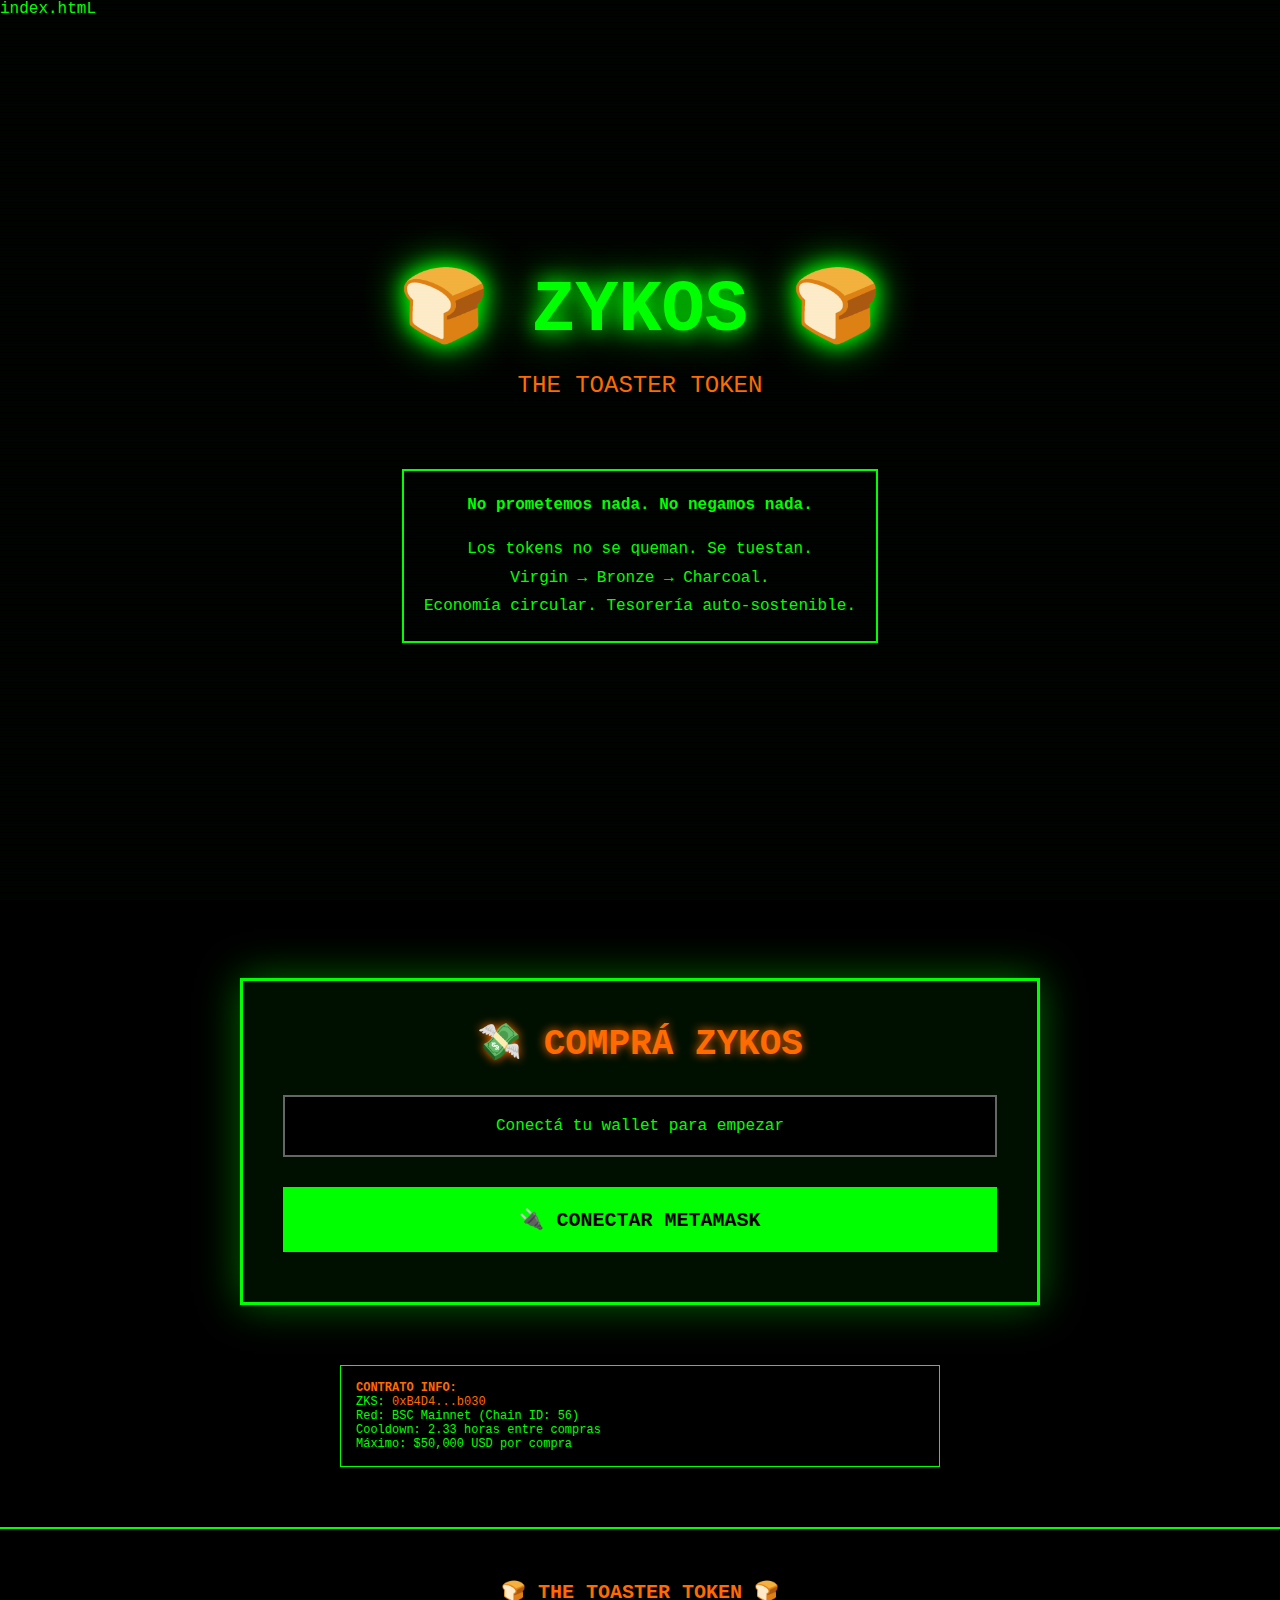
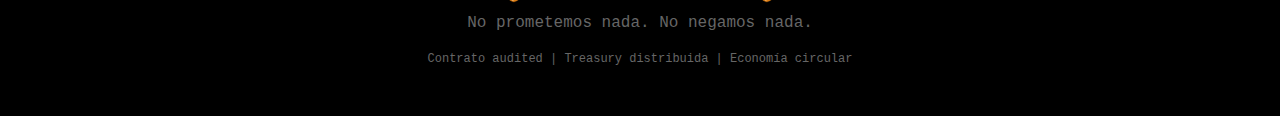
<file: index.html>
index.htmL
<!DOCTYPE html>
<html lang="es">
<head>
    <meta charset="UTF-8">
    <meta name="viewport" content="width=device-width, initial-scale=1.0">
    <title>ZYKOS - The Toaster Token</title>
    <script src="https://cdn.ethers.io/lib/ethers-6.7.0.umd.min.js"></script>
    <style>
        * { margin: 0; padding: 0; box-sizing: border-box; }
        
        body {
            font-family: 'Courier New', monospace;
            background: #000;
            color: #0f0;
            overflow-x: hidden;
        }

        /* Scanlines effect */
        .scanlines {
            position: fixed;
            top: 0;
            left: 0;
            width: 100%;
            height: 100%;
            pointer-events: none;
            background: repeating-linear-gradient(
                0deg,
                rgba(0, 255, 0, 0.03) 0px,
                transparent 1px,
                transparent 2px,
                rgba(0, 255, 0, 0.03) 3px
            );
            z-index: 9999;
        }

        /* Hero Section */
        .hero {
            min-height: 100vh;
            display: flex;
            flex-direction: column;
            align-items: center;
            justify-content: center;
            padding: 40px 20px;
            background: 
                linear-gradient(45deg, #000 25%, transparent 25%),
                linear-gradient(-45deg, #000 25%, transparent 25%),
                linear-gradient(45deg, transparent 75%, #000 75%),
                linear-gradient(-45deg, transparent 75%, #000 75%);
            background-size: 20px 20px;
            background-position: 0 0, 0 10px, 10px -10px, -10px 0px;
            position: relative;
        }

        .hero::before {
            content: '';
            position: absolute;
            top: 0;
            left: 0;
            width: 100%;
            height: 100%;
            background: radial-gradient(circle at center, transparent 0%, #000 100%);
        }

        .logo {
            font-size: 72px;
            text-shadow: 0 0 20px #0f0, 0 0 40px #0f0;
            margin-bottom: 20px;
            animation: glow 3s ease-in-out infinite alternate;
            position: relative;
            z-index: 1;
        }

        @keyframes glow {
            from { text-shadow: 0 0 10px #0f0, 0 0 20px #0f0; }
            to { text-shadow: 0 0 30px #0f0, 0 0 60px #0f0, 0 0 80px #0f0; }
        }

        .tagline {
            font-size: 24px;
            color: #ff6b00;
            margin-bottom: 40px;
            text-align: center;
            position: relative;
            z-index: 1;
        }

        .punk-text {
            text-align: center;
            max-width: 600px;
            margin: 30px auto;
            font-size: 16px;
            line-height: 1.8;
            border: 2px solid #0f0;
            padding: 20px;
            background: rgba(0, 0, 0, 0.8);
            position: relative;
            z-index: 1;
        }

        /* Buy Section */
        .buy-section {
            max-width: 800px;
            margin: 60px auto;
            padding: 40px;
            background: rgba(0, 17, 0, 0.95);
            border: 3px solid #0f0;
            box-shadow: 0 0 40px rgba(0, 255, 0, 0.4);
            position: relative;
        }

        .buy-section h2 {
            color: #ff6b00;
            font-size: 36px;
            text-align: center;
            margin-bottom: 30px;
            text-shadow: 0 0 10px #ff6b00;
        }

        .wallet-status {
            background: #000;
            border: 2px solid #0f0;
            padding: 20px;
            margin: 20px 0;
            text-align: center;
        }

        .wallet-status.connected {
            border-color: #0f0;
        }

        .wallet-status.disconnected {
            border-color: #666;
        }

        .buy-form {
            margin: 30px 0;
        }

        .form-row {
            margin: 20px 0;
        }

        label {
            display: block;
            color: #ff6b00;
            margin-bottom: 8px;
            font-size: 14px;
        }

        input, select {
            width: 100%;
            background: #000;
            border: 2px solid #0f0;
            color: #0f0;
            padding: 15px;
            font-family: 'Courier New', monospace;
            font-size: 18px;
        }

        input:focus, select:focus {
            outline: none;
            box-shadow: 0 0 15px rgba(0, 255, 0, 0.5);
        }

        .price-info {
            background: rgba(255, 107, 0, 0.1);
            border: 1px solid #ff6b00;
            padding: 15px;
            margin: 20px 0;
            font-size: 14px;
        }

        .price-info div {
            margin: 8px 0;
        }

        .price-info span {
            color: #ff6b00;
            font-weight: bold;
        }

        button {
            width: 100%;
            background: #0f0;
            color: #000;
            border: none;
            padding: 20px;
            font-family: 'Courier New', monospace;
            font-size: 20px;
            font-weight: bold;
            cursor: pointer;
            transition: all 0.3s;
            margin: 10px 0;
        }

        button:hover:not(:disabled) {
            background: #ff6b00;
            box-shadow: 0 0 30px rgba(255, 107, 0, 0.8);
        }

        button:disabled {
            background: #333;
            color: #666;
            cursor: not-allowed;
        }

        .warning-box {
            background: rgba(51, 0, 0, 0.8);
            border: 2px solid #f00;
            color: #f00;
            padding: 20px;
            margin: 20px 0;
            text-align: center;
        }

        .info-box {
            background: rgba(0, 51, 0, 0.8);
            border: 2px solid #0f0;
            color: #0f0;
            padding: 20px;
            margin: 20px 0;
        }

        .status-message {
            padding: 15px;
            margin: 15px 0;
            border: 2px solid;
            text-align: center;
            font-weight: bold;
        }

        .status-message.success {
            background: rgba(0, 51, 0, 0.8);
            border-color: #0f0;
            color: #0f0;
        }

        .status-message.error {
            background: rgba(51, 0, 0, 0.8);
            border-color: #f00;
            color: #f00;
        }

        .status-message.warning {
            background: rgba(51, 34, 0, 0.8);
            border-color: #ff0;
            color: #ff0;
        }

        /* Pool Info */
        .pool-info {
            background: #001100;
            border: 1px solid #0f0;
            padding: 20px;
            margin: 20px 0;
        }

        .pool-stat {
            display: flex;
            justify-content: space-between;
            margin: 10px 0;
            font-size: 16px;
        }

        .pool-stat .label {
            color: #ff6b00;
        }

        .pool-stat .value {
            color: #0f0;
            font-weight: bold;
        }

        /* Footer */
        .footer {
            text-align: center;
            padding: 40px 20px;
            border-top: 2px solid #0f0;
            margin-top: 60px;
        }

        .footer p {
            margin: 10px 0;
            color: #666;
        }

        .contract-info {
            background: #000;
            border: 1px solid #0f0;
            padding: 15px;
            margin: 20px auto;
            max-width: 600px;
            font-size: 12px;
        }

        .contract-info a {
            color: #ff6b00;
            text-decoration: none;
        }

        .contract-info a:hover {
            color: #0f0;
        }

        /* Responsive */
        @media (max-width: 768px) {
            .logo { font-size: 48px; }
            .tagline { font-size: 18px; }
            .buy-section { padding: 20px; margin: 20px; }
            .buy-section h2 { font-size: 28px; }
        }
    </style>
</head>
<body>
    <div class="scanlines"></div>

    <!-- Hero Section -->
    <section class="hero">
        <h1 class="logo">🍞 ZYKOS 🍞</h1>
        <div class="tagline">THE TOASTER TOKEN</div>
        <div class="punk-text">
            <p><strong>No prometemos nada. No negamos nada.</strong></p>
            <p style="margin-top: 15px;">
                Los tokens no se queman. Se tuestan. <br>
                Virgin → Bronze → Charcoal.<br>
                Economía circular. Tesorería auto-sostenible.
            </p>
        </div>
    </section>

    <!-- Buy Section -->
    <section class="buy-section">
        <h2>💸 COMPRÁ ZYKOS</h2>

        <!-- Wallet Connection -->
        <div id="walletStatus" class="wallet-status disconnected">
            <p id="statusText">Conectá tu wallet para empezar</p>
            <p id="addressDisplay" style="margin-top: 10px; display: none;"></p>
        </div>

        <button id="connectBtn" onclick="connectWallet()">
            🔌 CONECTAR METAMASK
        </button>

        <!-- Pool Info -->
        <div id="poolInfo" style="display: none;">
            <div class="pool-info">
                <h3 style="color: #ff6b00; margin-bottom: 15px;">📊 POOL ACTUAL</h3>
                <div class="pool-stat">
                    <span class="label">Pool ID:</span>
                    <span class="value" id="poolId">-</span>
                </div>
                <div class="pool-stat">
                    <span class="label">Precio por ZKS:</span>
                    <span class="value" id="poolPrice">-</span>
                </div>
                <div class="pool-stat">
                    <span class="label">Tokens disponibles:</span>
                    <span class="value" id="poolRemaining">-</span>
                </div>
                <div class="pool-stat">
                    <span class="label">Vendidos:</span>
                    <span class="value" id="poolSold">-</span>
                </div>
            </div>
        </div>

        <!-- Buy Form -->
        <div id="buyForm" style="display: none;">
            <div class="warning-box">
                ⚠️ IMPORTANTE: Solo aceptamos USDT o USDC en BSC
            </div>

            <div class="form-row">
                <label>MÉTODO DE PAGO</label>
                <select id="paymentToken">
                    <option value="USDT">USDT (Binance-Peg)</option>
                    <option value="USDC">USDC (Binance-Peg)</option>
                </select>
            </div>

            <div class="form-row">
                <label>CANTIDAD DE ZKS</label>
                <input type="number" id="amountInput" placeholder="Ej: 40" min="1" value="40" />
            </div>

            <div class="price-info" id="priceInfo">
                <div>
                    <span>Precio unitario:</span> <span id="unitPrice">-</span> USDT
                </div>
                <div>
                    <span>Total a pagar:</span> <span id="totalCost">-</span> <span id="tokenSymbol">USDT</span>
                </div>
            </div>

            <div id="statusMessage"></div>

            <button id="buyBtn" onclick="buyTokens()" disabled>
                💸 COMPRAR ZKS
            </button>

            <div class="info-box" style="font-size: 14px;">
                <strong>PROCESO DE COMPRA (2 PASOS):</strong><br><br>
                1️⃣ APPROVAL: Autorizar que el contrato use tus USDT/USDC<br>
                2️⃣ COMPRA: Ejecutar la transacción de compra<br><br>
                MetaMask te va a pedir confirmar AMBAS transacciones.
            </div>
        </div>
    </section>

    <!-- Contract Info -->
    <div class="contract-info">
        <strong style="color: #ff6b00;">CONTRATO INFO:</strong><br>
        ZKS: <a href="https://bscscan.com/address/0xB4D46506A8553070085b8970D971Cdeafb030" target="_blank">0xB4D4...b030</a><br>
        Red: BSC Mainnet (Chain ID: 56)<br>
        Cooldown: 2.33 horas entre compras<br>
        Máximo: $50,000 USD por compra
    </div>

    <!-- Footer -->
    <footer class="footer">
        <p style="color: #ff6b00; font-size: 20px; font-weight: bold;">
            🍞 THE TOASTER TOKEN 🍞
        </p>
        <p>No prometemos nada. No negamos nada.</p>
        <p style="margin-top: 20px; font-size: 12px;">
            Contrato audited | Treasury distribuida | Economía circular
        </p>
    </footer>

    <script>
        // ============================================
        // ZYKOS BUY INTEGRATION - USDT/USDC
        // ============================================

        const ZYKOS_CONTRACT = "0xB4D46506A8553070085b8970D971Cdeafb030";
        const USDT_BSC = "0x55d398326f99059fF775485246999027B3197955";
        const USDC_BSC = "0x8AC76a51cc950d9822D68b83fE1Ad97B32Cd580d";

        const ZYKOS_ABI = [
            "function buyWithUSDC(uint256 amount) external",
            "function buyWithUSDT(uint256 amount) external",
            "function calcPrice(uint256 amount) external view returns (uint256)",
            "function getPool(uint256 id) external view returns (uint256 pricePerToken, uint256 tokensRemaining, uint256 tokensSold, uint8 status, uint256 percentSold)",
            "function currentPoolId() external view returns (uint256)",
            "function paused() external view returns (bool)",
            "function balanceOf(address account) external view returns (uint256)",
            "function lastPurchaseTime(address) external view returns (uint256)",
            "function COOLDOWN_PERIOD() external view returns (uint256)"
        ];

        const ERC20_ABI = [
            "function balanceOf(address owner) external view returns (uint256)",
            "function allowance(address owner, address spender) external view returns (uint256)",
            "function approve(address spender, uint256 amount) external returns (bool)"
        ];

        let provider, signer, contract, usdtContract, usdcContract, userAddress;

        async function connectWallet() {
            try {
                if (!window.ethereum) {
                    showMessage("MetaMask no detectado. Instalá la extensión.", "error");
                    return;
                }

                const accounts = await window.ethereum.request({ 
                    method: 'eth_requestAccounts' 
                });
                
                userAddress = accounts[0];
                
                provider = new ethers.BrowserProvider(window.ethereum);
                signer = await provider.getSigner();
                
                contract = new ethers.Contract(ZYKOS_CONTRACT, ZYKOS_ABI, signer);
                usdtContract = new ethers.Contract(USDT_BSC, ERC20_ABI, signer);
                usdcContract = new ethers.Contract(USDC_BSC, ERC20_ABI, signer);

                // Verificar red
                const network = await provider.getNetwork();
                if (network.chainId !== 56n) {
                    await switchToBSC();
                }

                document.getElementById('walletStatus').className = 'wallet-status connected';
                document.getElementById('statusText').textContent = '✅ WALLET CONECTADA';
                document.getElementById('addressDisplay').textContent = `${userAddress.slice(0,6)}...${userAddress.slice(-4)}`;
                document.getElementById('addressDisplay').style.display = 'block';
                document.getElementById('connectBtn').textContent = '✅ CONECTADO';
                document.getElementById('connectBtn').disabled = true;
                
                document.getElementById('poolInfo').style.display = 'block';
                document.getElementById('buyForm').style.display = 'block';

                await loadPoolInfo();

            } catch (error) {
                showMessage(`Error: ${error.message}`, "error");
            }
        }

        async function switchToBSC() {
            try {
                await window.ethereum.request({
                    method: 'wallet_switchEthereumChain',
                    params: [{ chainId: '0x38' }],
                });
            } catch (error) {
                if (error.code === 4902) {
                    await window.ethereum.request({
                        method: 'wallet_addEthereumChain',
                        params: [{
                            chainId: '0x38',
                            chainName: 'BNB Smart Chain',
                            nativeCurrency: { name: 'BNB', symbol: 'BNB', decimals: 18 },
                            rpcUrls: ['https://bsc-dataseed.binance.org/'],
                            blockExplorerUrls: ['https://bscscan.com/']
                        }]
                    });
                }
            }
        }

        async function loadPoolInfo() {
            try {
                const [isPaused, poolId] = await Promise.all([
                    contract.paused(),
                    contract.currentPoolId()
                ]);

                if (isPaused) {
                    showMessage("⚠️ Contrato pausado temporalmente", "warning");
                    document.getElementById('buyBtn').disabled = true;
                    return;
                }

                const poolData = await contract.getPool(poolId);
                
                document.getElementById('poolId').textContent = Number(poolId);
                document.getElementById('poolPrice').textContent = `$${parseFloat(ethers.formatUnits(poolData[0], 6)).toFixed(6)}`;
                document.getElementById('poolRemaining').textContent = parseFloat(ethers.formatEther(poolData[1])).toFixed(0);
                document.getElementById('poolSold').textContent = `${Number(poolData[4])}%`;

                // Check cooldown
                const [cooldownPeriod, lastPurchase] = await Promise.all([
                    contract.COOLDOWN_PERIOD(),
                    contract.lastPurchaseTime(userAddress)
                ]);

                const now = Math.floor(Date.now() / 1000);
                const cooldownRemaining = Math.max(0, Number(lastPurchase) + Number(cooldownPeriod) - now);

                if (cooldownRemaining > 0) {
                    const hours = Math.floor(cooldownRemaining / 3600);
                    const mins = Math.floor((cooldownRemaining % 3600) / 60);
                    showMessage(`⏳ Cooldown activo: ${hours}h ${mins}m restantes`, "warning");
                    document.getElementById('buyBtn').disabled = true;
                } else {
                    document.getElementById('buyBtn').disabled = false;
                    updateCost();
                }

            } catch (error) {
                showMessage(`Error cargando info: ${error.message}`, "error");
            }
        }

        async function updateCost() {
            try {
                const amount = document.getElementById('amountInput').value;
                const paymentToken = document.getElementById('paymentToken').value;
                
                if (!amount || amount <= 0) return;

                const amountWei = ethers.parseEther(amount);
                const costRaw = await contract.calcPrice(amountWei);
                const cost = ethers.formatUnits(costRaw, 6);
                
                const poolData = await contract.getPool(await contract.currentPoolId());
                const unitPrice = ethers.formatUnits(poolData[0], 6);

                document.getElementById('unitPrice').textContent = parseFloat(unitPrice).toFixed(6);
                document.getElementById('totalCost').textContent = parseFloat(cost).toFixed(2);
                document.getElementById('tokenSymbol').textContent = paymentToken;

            } catch (error) {
                console.error("Error calculando costo:", error);
            }
        }

        document.getElementById('amountInput').addEventListener('input', updateCost);
        document.getElementById('paymentToken').addEventListener('change', updateCost);

        async function buyTokens() {
            try {
                const amount = document.getElementById('amountInput').value;
                const paymentToken = document.getElementById('paymentToken').value;
                
                if (!amount || amount <= 0) {
                    showMessage("Ingresá una cantidad válida", "error");
                    return;
                }

                showMessage("🔄 Procesando compra...", "warning");
                document.getElementById('buyBtn').disabled = true;

                // Calcular costo
                const amountWei = ethers.parseEther(amount);
                const costRaw = await contract.calcPrice(amountWei);
                const cost = ethers.formatUnits(costRaw, 6);

                // PASO 1: APPROVAL
                showMessage(`📝 PASO 1/2: Aprobando ${cost} ${paymentToken}...`, "warning");
                
                const tokenContract = paymentToken === 'USDT' ? usdtContract : usdcContract;
                const costWei = ethers.parseUnits(cost, 18);

                const approveTx = await tokenContract.approve(ZYKOS_CONTRACT, costWei);
                await approveTx.wait();
                
                showMessage("✅ Approval confirmada. Ahora ejecutando compra...", "success");

                // PASO 2: BUY
                showMessage("📝 PASO 2/2: Ejecutando compra...", "warning");
                
                let buyTx;
                if (paymentToken === 'USDT') {
                    buyTx = await contract.buyWithUSDT(amountWei);
                } else {
                    buyTx = await contract.buyWithUSDC(amountWei);
                }

                showMessage(`⏳ Esperando confirmación...<br><a href="https://bscscan.com/tx/${buyTx.hash}" target="_blank" style="color: #ff6b00;">Ver TX en BSCScan</a>`, "warning");

                await buyTx.wait();
                
                showMessage(`🎉 COMPRA EXITOSA!<br>Compraste ${amount} ZKS<br><a href="https://bscscan.com/tx/${buyTx.hash}" target="_blank" style="color: #ff6b00;">Ver TX</a>`, "success");

                setTimeout(() => loadPoolInfo(), 3000);

            } catch (error) {
                showMessage(`❌ Error: ${error.message}`, "error");
                document.getElementById('buyBtn').disabled = false;
            }
        }

        function showMessage(msg, type) {
            const msgDiv = document.getElementById('statusMessage');
            msgDiv.className = `status-message ${type}`;
            msgDiv.innerHTML = msg;
        }
    </script>
</body>
</html>
</file>
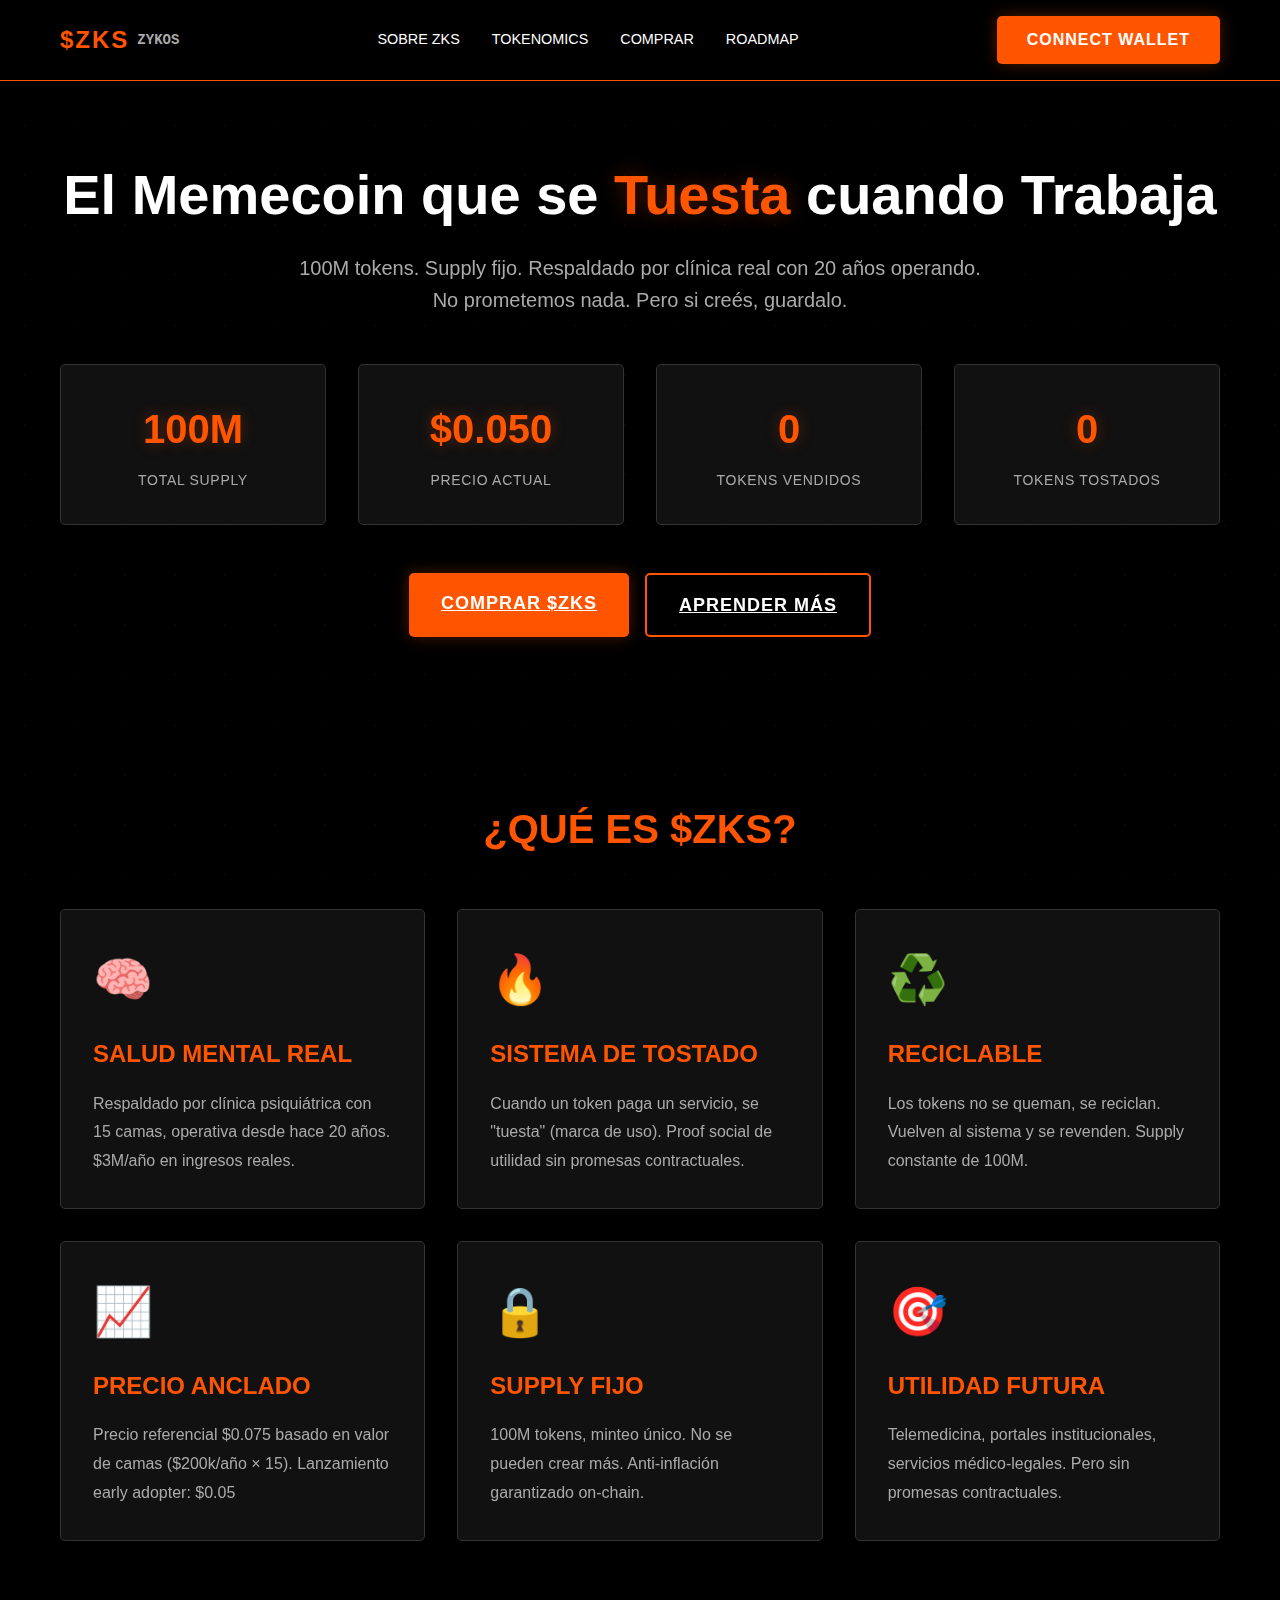
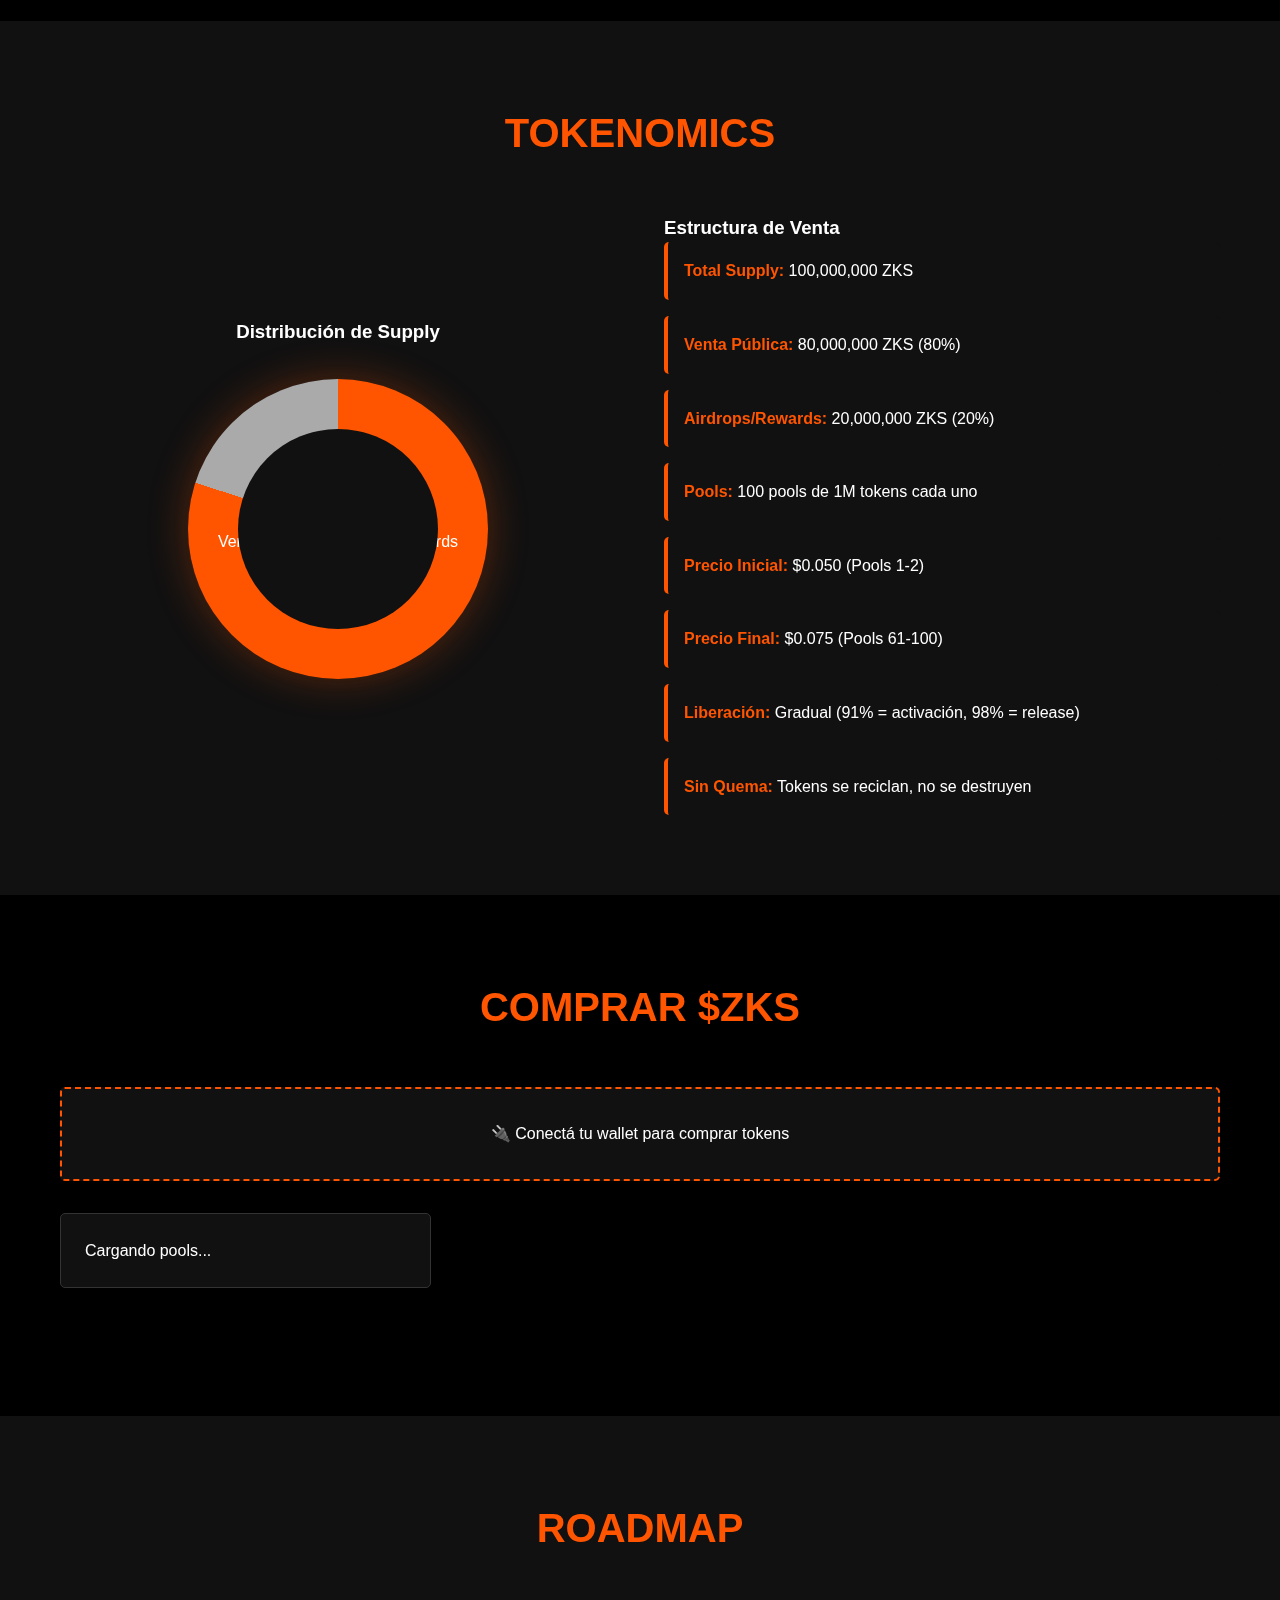
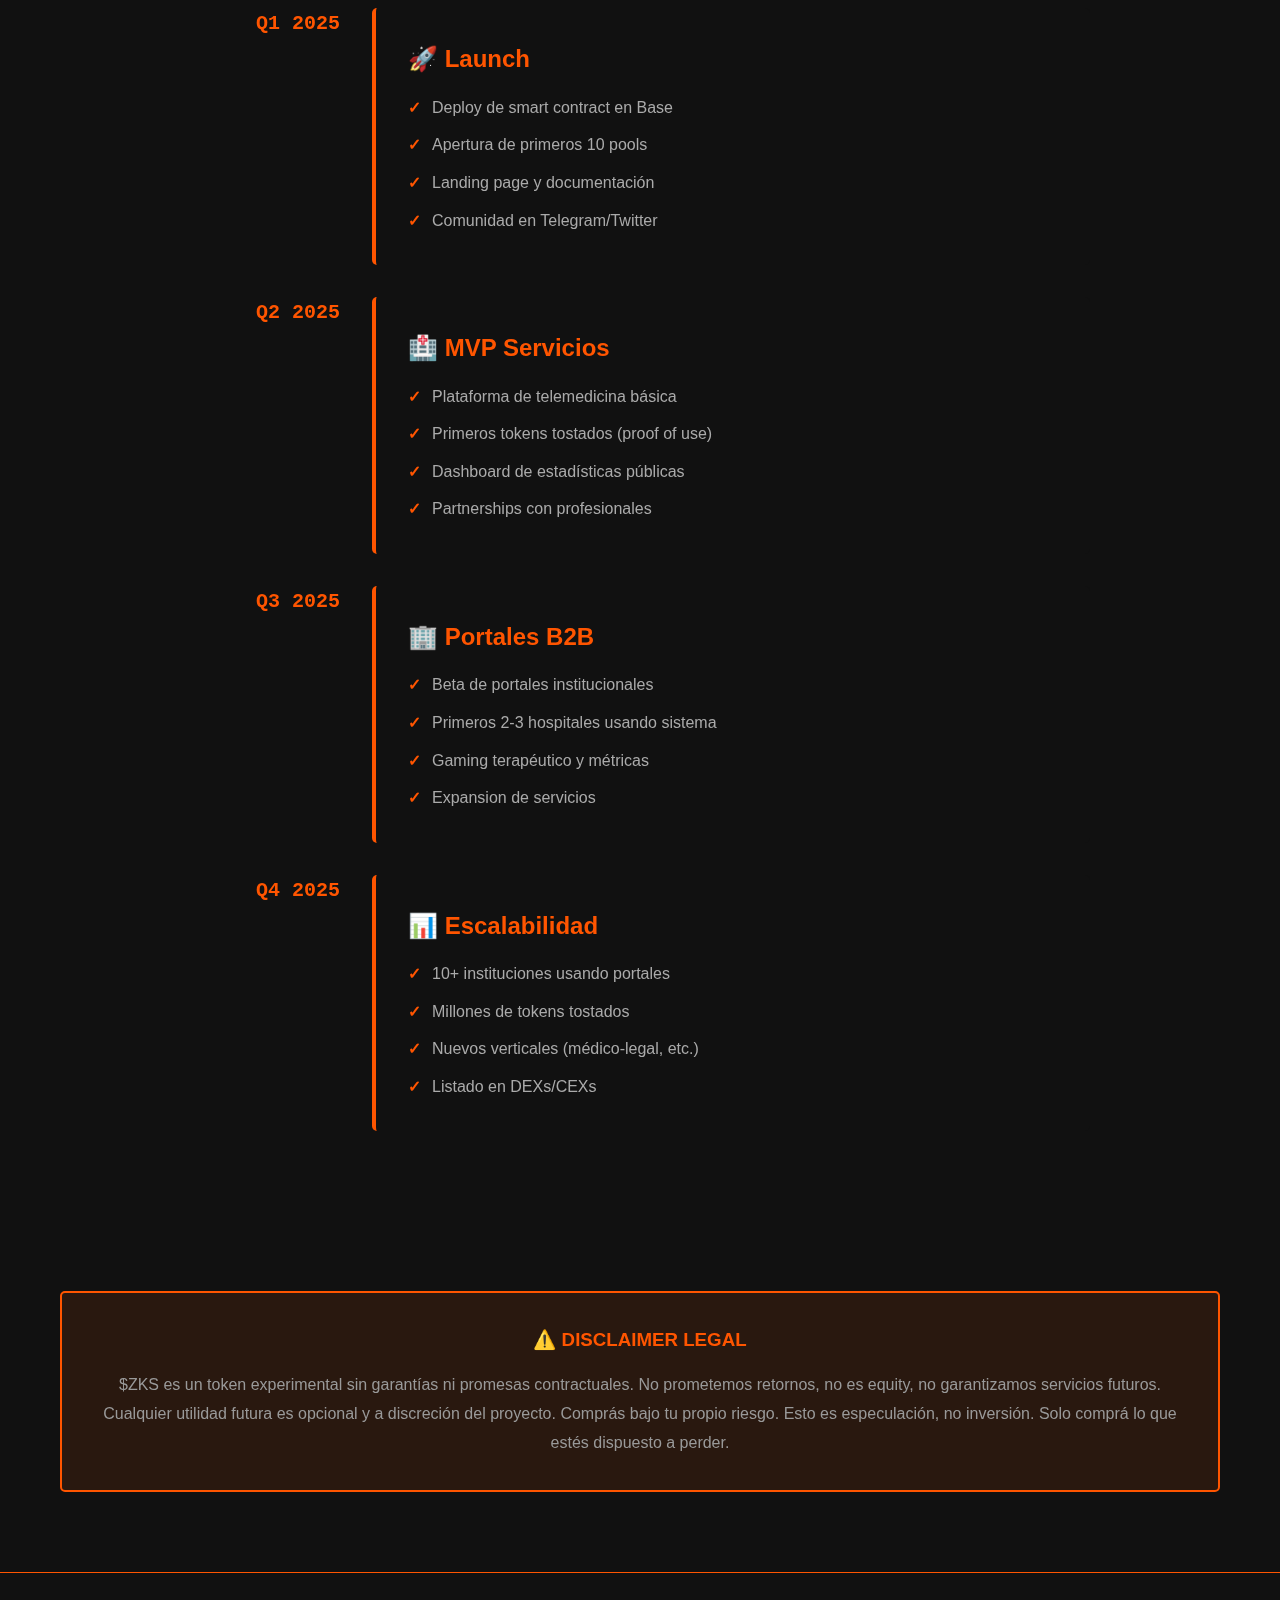
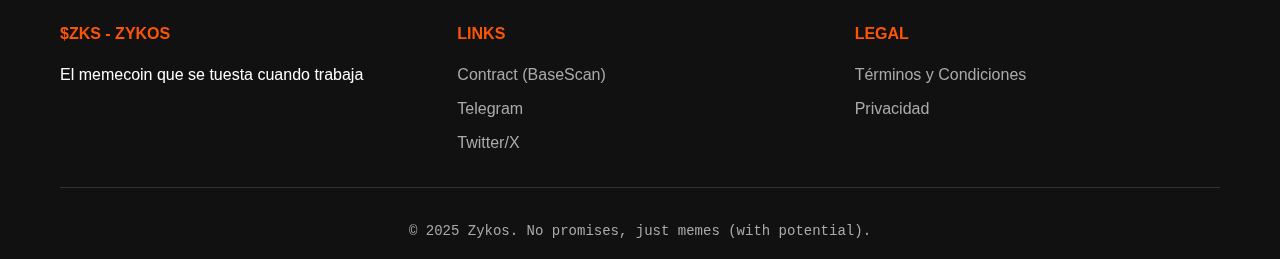
<file: zykos-frontend/index.html>
<!DOCTYPE html>
<html lang="es">
<head>
    <meta charset="UTF-8">
    <meta name="viewport" content="width=device-width, initial-scale=1.0">
    <title>ZYKOS ($ZKS) - El Memecoin que se Tuesta cuando Trabaja</title>
    <meta name="description" content="Token de salud mental con utilidad real. 100M supply, precio inicial $0.05. Respaldado por clínica operativa de 20 años.">
    <link rel="stylesheet" href="styles.css">
    <link rel="preconnect" href="https://fonts.googleapis.com">
    <link rel="preconnect" href="https://fonts.gstatic.com" crossorigin>
    <link href="https://fonts.googleapis.com/css2?family=Inter:wght@400;600;700;900&display=swap" rel="stylesheet">
</head>
<body>
    <!-- Header -->
    <header class="header">
        <div class="container">
            <div class="logo">
                <h1>$ZKS</h1>
                <span class="tagline">ZYKOS</span>
            </div>
            <nav class="nav">
                <a href="#about">Sobre ZKS</a>
                <a href="#tokenomics">Tokenomics</a>
                <a href="#pools">Comprar</a>
                <a href="#roadmap">Roadmap</a>
            </nav>
            <button id="connectWallet" class="btn-primary">Connect Wallet</button>
        </div>
    </header>

    <!-- Hero Section -->
    <section class="hero">
        <div class="container">
            <div class="hero-content">
                <h2 class="hero-title">El Memecoin que se <span class="highlight">Tuesta</span> cuando Trabaja</h2>
                <p class="hero-subtitle">
                    100M tokens. Supply fijo. Respaldado por clínica real con 20 años operando.
                    <br>No prometemos nada. Pero si creés, guardalo.
                </p>
                <div class="hero-stats">
                    <div class="stat">
                        <div class="stat-value" id="totalSupply">100M</div>
                        <div class="stat-label">Total Supply</div>
                    </div>
                    <div class="stat">
                        <div class="stat-value" id="currentPrice">$0.050</div>
                        <div class="stat-label">Precio Actual</div>
                    </div>
                    <div class="stat">
                        <div class="stat-value" id="tokensSold">0</div>
                        <div class="stat-label">Tokens Vendidos</div>
                    </div>
                    <div class="stat">
                        <div class="stat-value" id="tokensToasted">0</div>
                        <div class="stat-label">Tokens Tostados</div>
                    </div>
                </div>
                <div class="hero-cta">
                    <a href="#pools" class="btn-primary btn-large">Comprar $ZKS</a>
                    <a href="#about" class="btn-secondary btn-large">Aprender Más</a>
                </div>
            </div>
        </div>
    </section>

    <!-- About Section -->
    <section id="about" class="section">
        <div class="container">
            <h2 class="section-title">¿Qué es $ZKS?</h2>
            <div class="about-grid">
                <div class="about-card">
                    <div class="card-icon">🧠</div>
                    <h3>Salud Mental Real</h3>
                    <p>Respaldado por clínica psiquiátrica con 15 camas, operativa desde hace 20 años. $3M/año en ingresos reales.</p>
                </div>
                <div class="about-card">
                    <div class="card-icon">🔥</div>
                    <h3>Sistema de Tostado</h3>
                    <p>Cuando un token paga un servicio, se "tuesta" (marca de uso). Proof social de utilidad sin promesas contractuales.</p>
                </div>
                <div class="about-card">
                    <div class="card-icon">♻️</div>
                    <h3>Reciclable</h3>
                    <p>Los tokens no se queman, se reciclan. Vuelven al sistema y se revenden. Supply constante de 100M.</p>
                </div>
                <div class="about-card">
                    <div class="card-icon">📈</div>
                    <h3>Precio Anclado</h3>
                    <p>Precio referencial $0.075 basado en valor de camas ($200k/año × 15). Lanzamiento early adopter: $0.05</p>
                </div>
                <div class="about-card">
                    <div class="card-icon">🔒</div>
                    <h3>Supply Fijo</h3>
                    <p>100M tokens, minteo único. No se pueden crear más. Anti-inflación garantizado on-chain.</p>
                </div>
                <div class="about-card">
                    <div class="card-icon">🎯</div>
                    <h3>Utilidad Futura</h3>
                    <p>Telemedicina, portales institucionales, servicios médico-legales. Pero sin promesas contractuales.</p>
                </div>
            </div>
        </div>
    </section>

    <!-- Tokenomics -->
    <section id="tokenomics" class="section bg-dark">
        <div class="container">
            <h2 class="section-title">Tokenomics</h2>
            <div class="tokenomics-grid">
                <div class="tokenomics-chart">
                    <h3>Distribución de Supply</h3>
                    <div class="chart-placeholder">
                        <div class="pie-segment" style="--percentage: 80; --color: #8b5cf6">
                            <span>80%<br>Venta Pública</span>
                        </div>
                        <div class="pie-segment" style="--percentage: 20; --color: #06b6d4">
                            <span>20%<br>Airdrops & Rewards</span>
                        </div>
                    </div>
                </div>
                <div class="tokenomics-details">
                    <h3>Estructura de Venta</h3>
                    <ul class="details-list">
                        <li><strong>Total Supply:</strong> 100,000,000 ZKS</li>
                        <li><strong>Venta Pública:</strong> 80,000,000 ZKS (80%)</li>
                        <li><strong>Airdrops/Rewards:</strong> 20,000,000 ZKS (20%)</li>
                        <li><strong>Pools:</strong> 100 pools de 1M tokens cada uno</li>
                        <li><strong>Precio Inicial:</strong> $0.050 (Pools 1-2)</li>
                        <li><strong>Precio Final:</strong> $0.075 (Pools 61-100)</li>
                        <li><strong>Liberación:</strong> Gradual (91% = activación, 98% = release)</li>
                        <li><strong>Sin Quema:</strong> Tokens se reciclan, no se destruyen</li>
                    </ul>
                </div>
            </div>
        </div>
    </section>

    <!-- Pools Section (Buy) -->
    <section id="pools" class="section">
        <div class="container">
            <h2 class="section-title">Comprar $ZKS</h2>
            <div class="wallet-status" id="walletStatus">
                <p>🔌 Conectá tu wallet para comprar tokens</p>
            </div>

            <div class="pools-grid" id="poolsGrid">
                <!-- Los pools se cargan dinámicamente desde el smart contract -->
                <div class="pool-card loading">
                    <p>Cargando pools...</p>
                </div>
            </div>

            <div id="buyInterface" class="buy-interface" style="display: none;">
                <h3>Comprar Tokens</h3>
                <div class="buy-form">
                    <div class="form-group">
                        <label>Pool Seleccionado:</label>
                        <input type="text" id="selectedPool" readonly>
                    </div>
                    <div class="form-group">
                        <label>Precio por Token:</label>
                        <input type="text" id="poolPrice" readonly>
                    </div>
                    <div class="form-group">
                        <label>Cantidad de Tokens:</label>
                        <input type="number" id="tokenAmount" placeholder="1000" min="1">
                    </div>
                    <div class="form-group">
                        <label>Costo Total (USDC):</label>
                        <input type="text" id="totalCost" readonly>
                    </div>
                    <button id="approveUSDC" class="btn-secondary">1. Aprobar USDC</button>
                    <button id="buyTokens" class="btn-primary" disabled>2. Comprar Tokens</button>
                </div>
            </div>
        </div>
    </section>

    <!-- Roadmap -->
    <section id="roadmap" class="section bg-dark">
        <div class="container">
            <h2 class="section-title">Roadmap</h2>
            <div class="roadmap">
                <div class="roadmap-item">
                    <div class="roadmap-quarter">Q1 2025</div>
                    <div class="roadmap-content">
                        <h3>🚀 Launch</h3>
                        <ul>
                            <li>Deploy de smart contract en Base</li>
                            <li>Apertura de primeros 10 pools</li>
                            <li>Landing page y documentación</li>
                            <li>Comunidad en Telegram/Twitter</li>
                        </ul>
                    </div>
                </div>
                <div class="roadmap-item">
                    <div class="roadmap-quarter">Q2 2025</div>
                    <div class="roadmap-content">
                        <h3>🏥 MVP Servicios</h3>
                        <ul>
                            <li>Plataforma de telemedicina básica</li>
                            <li>Primeros tokens tostados (proof of use)</li>
                            <li>Dashboard de estadísticas públicas</li>
                            <li>Partnerships con profesionales</li>
                        </ul>
                    </div>
                </div>
                <div class="roadmap-item">
                    <div class="roadmap-quarter">Q3 2025</div>
                    <div class="roadmap-content">
                        <h3>🏢 Portales B2B</h3>
                        <ul>
                            <li>Beta de portales institucionales</li>
                            <li>Primeros 2-3 hospitales usando sistema</li>
                            <li>Gaming terapéutico y métricas</li>
                            <li>Expansion de servicios</li>
                        </ul>
                    </div>
                </div>
                <div class="roadmap-item">
                    <div class="roadmap-quarter">Q4 2025</div>
                    <div class="roadmap-content">
                        <h3>📊 Escalabilidad</h3>
                        <ul>
                            <li>10+ instituciones usando portales</li>
                            <li>Millones de tokens tostados</li>
                            <li>Nuevos verticales (médico-legal, etc.)</li>
                            <li>Listado en DEXs/CEXs</li>
                        </ul>
                    </div>
                </div>
            </div>
        </div>
    </section>

    <!-- Disclaimer -->
    <section class="section disclaimer-section">
        <div class="container">
            <div class="disclaimer">
                <h3>⚠️ Disclaimer Legal</h3>
                <p>
                    $ZKS es un token experimental sin garantías ni promesas contractuales.
                    No prometemos retornos, no es equity, no garantizamos servicios futuros.
                    Cualquier utilidad futura es opcional y a discreción del proyecto.
                    Comprás bajo tu propio riesgo. Esto es especulación, no inversión.
                    Solo comprá lo que estés dispuesto a perder.
                </p>
            </div>
        </div>
    </section>

    <!-- Footer -->
    <footer class="footer">
        <div class="container">
            <div class="footer-content">
                <div class="footer-section">
                    <h4>$ZKS - ZYKOS</h4>
                    <p>El memecoin que se tuesta cuando trabaja</p>
                </div>
                <div class="footer-section">
                    <h4>Links</h4>
                    <ul>
                        <li><a href="https://basescan.org" target="_blank">Contract (BaseScan)</a></li>
                        <li><a href="https://t.me/zykostoken" target="_blank">Telegram</a></li>
                        <li><a href="https://twitter.com/zykostoken" target="_blank">Twitter/X</a></li>
                    </ul>
                </div>
                <div class="footer-section">
                    <h4>Legal</h4>
                    <ul>
                        <li><a href="/terms">Términos y Condiciones</a></li>
                        <li><a href="/privacy">Privacidad</a></li>
                    </ul>
                </div>
            </div>
            <div class="footer-bottom">
                <p>&copy; 2025 Zykos. No promises, just memes (with potential).</p>
            </div>
        </div>
    </footer>

    <!-- Scripts -->
    <script src="https://cdn.ethers.io/lib/ethers-5.7.umd.min.js"></script>
    <script src="app.js"></script>
</body>
</html>
</file>
<file: zykos-frontend/styles.css>
* {
    margin: 0;
    padding: 0;
    box-sizing: border-box;
}

:root {
    /* Paleta de psykotoken.com */
    --primary: #FF5500;
    --primary-glow: rgba(255, 85, 0, 0.3);
    --dark: #000;
    --darker: #000;
    --light: #fff;
    --gray: #aaa;
    --gray-dark: #999;
    --bg-secondary: #111;
    --border: #333;
}

body {
    font-family: 'Helvetica Neue', 'Helvetica', sans-serif;
    background-color: #000000;
    color: #ffffff;
    line-height: 1.6;
    position: relative;
}

/* Particles background */
body::before {
    content: '';
    position: fixed;
    top: 0;
    left: 0;
    width: 100%;
    height: 100%;
    background: radial-gradient(circle, rgba(255,85,0,0.05) 1px, transparent 1px);
    background-size: 50px 50px;
    z-index: -1;
    animation: particle-drift 20s linear infinite;
}

@keyframes particle-drift {
    0% { background-position: 0 0; }
    100% { background-position: 50px 50px; }
}

.container {
    max-width: 1200px;
    margin: 0 auto;
    padding: 0 20px;
}

/* Header */
.header {
    background: var(--dark);
    border-bottom: 1px solid var(--primary);
    padding: 1rem 0;
    position: sticky;
    top: 0;
    z-index: 1000;
    backdrop-filter: blur(10px);
}

.header .container {
    display: flex;
    justify-content: space-between;
    align-items: center;
}

.logo {
    display: flex;
    align-items: center;
    gap: 0.5rem;
}

.logo h1 {
    font-size: 1.5rem;
    font-weight: 900;
    color: var(--primary);
    text-transform: uppercase;
    letter-spacing: 2px;
}

.tagline {
    font-size: 0.875rem;
    color: var(--gray);
    font-weight: 600;
    font-family: 'Space Mono', monospace;
}

.nav {
    display: flex;
    gap: 2rem;
}

.nav a {
    color: var(--light);
    text-decoration: none;
    font-weight: 500;
    transition: color 0.3s;
    font-size: 0.9rem;
    text-transform: uppercase;
}

.nav a:hover {
    color: var(--primary);
}

/* Buttons */
.btn-primary,
.btn-secondary {
    padding: 15px 30px;
    border-radius: 5px;
    font-weight: bold;
    cursor: pointer;
    transition: all 0.2s, box-shadow 0.3s;
    border: none;
    font-size: 1em;
    text-transform: uppercase;
    letter-spacing: 1px;
}

.btn-primary {
    background-color: var(--primary);
    color: var(--light);
    box-shadow: 0 0 15px var(--primary-glow);
}

.btn-primary:hover {
    transform: scale(1.05);
    box-shadow: 0 0 25px var(--primary-glow);
}

.btn-secondary {
    background: transparent;
    color: var(--light);
    border: 2px solid var(--primary);
}

.btn-secondary:hover {
    background: var(--primary);
    color: var(--dark);
    box-shadow: 0 0 20px var(--primary-glow);
}

.btn-large {
    padding: 1rem 2rem;
    font-size: 1.125rem;
}

.btn-primary:disabled,
.btn-secondary:disabled {
    background-color: #444444;
    color: #ffffff;
    cursor: not-allowed;
    box-shadow: none;
    opacity: 0.6;
}

.btn-primary:disabled:hover,
.btn-secondary:disabled:hover {
    transform: none;
    background-color: #666666;
}

/* Hero */
.hero {
    padding: 5rem 0;
    text-align: center;
}

.hero-title {
    font-size: 3.5rem;
    font-weight: 900;
    margin-bottom: 1.5rem;
    line-height: 1.2;
    color: var(--light);
}

.highlight {
    color: var(--primary);
    text-shadow: 0 0 20px var(--primary-glow);
}

.hero-subtitle {
    font-size: 1.25rem;
    color: var(--gray);
    margin-bottom: 3rem;
    max-width: 800px;
    margin-left: auto;
    margin-right: auto;
}

.hero-stats {
    display: grid;
    grid-template-columns: repeat(auto-fit, minmax(200px, 1fr));
    gap: 2rem;
    margin-bottom: 3rem;
}

.stat {
    background: var(--bg-secondary);
    padding: 2rem;
    border-radius: 5px;
    border: 1px solid var(--border);
}

.stat-value {
    font-size: 2.5rem;
    font-weight: 900;
    color: var(--primary);
    margin-bottom: 0.5rem;
    text-shadow: 0 0 15px var(--primary-glow);
}

.stat-label {
    color: var(--gray);
    font-size: 0.875rem;
    text-transform: uppercase;
    letter-spacing: 0.05em;
}

.hero-cta {
    display: flex;
    gap: 1rem;
    justify-content: center;
    flex-wrap: wrap;
}

/* Sections */
.section {
    padding: 5rem 0;
}

.bg-dark {
    background: var(--bg-secondary);
}

.section-title {
    font-size: 2.5rem;
    font-weight: 900;
    text-align: center;
    margin-bottom: 3rem;
    color: var(--primary);
    text-transform: uppercase;
}

/* About */
.about-grid {
    display: grid;
    grid-template-columns: repeat(auto-fit, minmax(300px, 1fr));
    gap: 2rem;
}

.about-card {
    background: var(--bg-secondary);
    padding: 2rem;
    border-radius: 5px;
    border: 1px solid var(--border);
    transition: all 0.3s;
}

.bg-dark .about-card {
    background: var(--dark);
}

.about-card:hover {
    transform: translateY(-5px);
    border-color: var(--primary);
    box-shadow: 0 10px 30px var(--primary-glow);
}

.card-icon {
    font-size: 3rem;
    margin-bottom: 1rem;
}

.about-card h3 {
    font-size: 1.5rem;
    margin-bottom: 1rem;
    color: var(--primary);
    text-transform: uppercase;
}

.about-card p {
    color: var(--gray);
    line-height: 1.8;
}

/* Tokenomics */
.tokenomics-grid {
    display: grid;
    grid-template-columns: 1fr 1fr;
    gap: 3rem;
    align-items: center;
}

.tokenomics-chart {
    text-align: center;
}

.chart-placeholder {
    width: 300px;
    height: 300px;
    margin: 2rem auto;
    border-radius: 50%;
    background: conic-gradient(
        var(--primary) 0deg 288deg,
        var(--gray) 288deg 360deg
    );
    display: flex;
    align-items: center;
    justify-content: center;
    position: relative;
    box-shadow: 0 0 40px var(--primary-glow);
}

.chart-placeholder::before {
    content: '';
    position: absolute;
    width: 200px;
    height: 200px;
    background: var(--bg-secondary);
    border-radius: 50%;
}

.details-list {
    list-style: none;
    display: flex;
    flex-direction: column;
    gap: 1rem;
}

.details-list li {
    padding: 1rem;
    background: var(--bg-secondary);
    border-radius: 5px;
    border-left: 4px solid var(--primary);
}

.details-list strong {
    color: var(--primary);
}

/* Pools */
.wallet-status {
    text-align: center;
    padding: 2rem;
    background: var(--bg-secondary);
    border-radius: 5px;
    margin-bottom: 2rem;
    border: 2px dashed var(--primary);
}

.pools-grid {
    display: grid;
    grid-template-columns: repeat(auto-fill, minmax(280px, 1fr));
    gap: 1.5rem;
    margin-bottom: 3rem;
}

.pool-card {
    background: var(--bg-secondary);
    padding: 1.5rem;
    border-radius: 5px;
    border: 1px solid var(--border);
    transition: all 0.3s;
    cursor: pointer;
}

.pool-card:hover {
    border-color: var(--primary);
    transform: translateY(-3px);
    box-shadow: 0 5px 20px var(--primary-glow);
}

.pool-card.active {
    border-color: var(--primary);
    box-shadow: 0 0 20px var(--primary-glow);
}

.pool-card.released {
    border-color: var(--primary);
    box-shadow: 0 0 20px var(--primary-glow);
}

.pool-card.inactive {
    opacity: 0.5;
    cursor: not-allowed;
}

.pool-header {
    display: flex;
    justify-content: space-between;
    align-items: center;
    margin-bottom: 1rem;
}

.pool-number {
    font-size: 1.5rem;
    font-weight: 900;
    color: var(--primary);
}

.pool-status {
    padding: 0.25rem 0.75rem;
    border-radius: 20px;
    font-size: 0.75rem;
    font-weight: 600;
    text-transform: uppercase;
}

.pool-status.active,
.pool-status.released {
    background: rgba(255, 85, 0, 0.2);
    color: var(--primary);
}

.pool-status.inactive {
    background: rgba(170, 170, 170, 0.2);
    color: var(--gray);
}

.pool-info {
    display: flex;
    flex-direction: column;
    gap: 0.5rem;
    margin-bottom: 1rem;
}

.pool-price {
    font-size: 1.25rem;
    font-weight: 700;
    color: var(--light);
}

.pool-remaining {
    font-size: 0.875rem;
    color: var(--gray);
}

.pool-progress {
    width: 100%;
    height: 8px;
    background: rgba(255, 85, 0, 0.1);
    border-radius: 10px;
    overflow: hidden;
}

.pool-progress-bar {
    height: 100%;
    background: var(--primary);
    border-radius: 10px;
    transition: width 0.3s;
    box-shadow: 0 0 10px var(--primary-glow);
}

/* Buy Interface */
.buy-interface {
    background: var(--bg-secondary);
    padding: 2rem;
    border-radius: 5px;
    border: 1px solid var(--primary);
    max-width: 600px;
    margin: 0 auto;
    box-shadow: 0 0 30px var(--primary-glow);
}

.buy-interface h3 {
    text-align: center;
    margin-bottom: 2rem;
    color: var(--primary);
    text-transform: uppercase;
}

.buy-form {
    display: flex;
    flex-direction: column;
    gap: 1.5rem;
}

.form-group {
    display: flex;
    flex-direction: column;
    gap: 0.5rem;
}

.form-group label {
    font-weight: 600;
    color: var(--gray);
    font-size: 0.875rem;
    text-transform: uppercase;
}

.form-group input {
    padding: 0.75rem;
    border-radius: 5px;
    border: 1px solid var(--border);
    background: var(--dark);
    color: var(--light);
    font-size: 1rem;
    font-family: 'Space Mono', monospace;
}

.form-group input:focus {
    outline: none;
    border-color: var(--primary);
    box-shadow: 0 0 10px var(--primary-glow);
}

.form-group input[readonly] {
    opacity: 0.6;
    cursor: not-allowed;
}

/* Roadmap */
.roadmap {
    display: flex;
    flex-direction: column;
    gap: 2rem;
    max-width: 900px;
    margin: 0 auto;
}

.roadmap-item {
    display: grid;
    grid-template-columns: 150px 1fr;
    gap: 2rem;
    align-items: start;
}

.roadmap-quarter {
    font-size: 1.25rem;
    font-weight: 900;
    color: var(--primary);
    text-align: right;
    font-family: 'Space Mono', monospace;
}

.roadmap-content {
    background: var(--bg-secondary);
    padding: 2rem;
    border-radius: 5px;
    border-left: 4px solid var(--primary);
}

.roadmap-content h3 {
    margin-bottom: 1rem;
    font-size: 1.5rem;
    color: var(--primary);
}

.roadmap-content ul {
    list-style: none;
    display: flex;
    flex-direction: column;
    gap: 0.75rem;
}

.roadmap-content li {
    padding-left: 1.5rem;
    position: relative;
    color: var(--gray);
}

.roadmap-content li::before {
    content: '✓';
    position: absolute;
    left: 0;
    color: var(--primary);
    font-weight: 900;
}

/* Disclaimer */
.disclaimer-section {
    background: var(--bg-secondary);
}

.disclaimer {
    background: rgba(255, 85, 0, 0.1);
    border: 2px solid var(--primary);
    border-radius: 5px;
    padding: 2rem;
    text-align: center;
}

.disclaimer h3 {
    color: var(--primary);
    margin-bottom: 1rem;
    text-transform: uppercase;
}

.disclaimer p {
    color: var(--gray-dark);
    line-height: 1.8;
}

/* Footer */
.footer {
    background: var(--bg-secondary);
    border-top: 1px solid var(--primary);
    padding: 3rem 0 1rem;
}

.footer-content {
    display: grid;
    grid-template-columns: repeat(auto-fit, minmax(250px, 1fr));
    gap: 2rem;
    margin-bottom: 2rem;
}

.footer-section h4 {
    color: var(--primary);
    margin-bottom: 1rem;
    text-transform: uppercase;
}

.footer-section ul {
    list-style: none;
    display: flex;
    flex-direction: column;
    gap: 0.5rem;
}

.footer-section a {
    color: var(--gray);
    text-decoration: none;
    transition: color 0.3s;
}

.footer-section a:hover {
    color: var(--primary);
}

.footer-bottom {
    text-align: center;
    padding-top: 2rem;
    border-top: 1px solid var(--border);
    color: var(--gray);
    font-family: 'Space Mono', monospace;
    font-size: 0.875rem;
}

/* Responsive */
@media (max-width: 768px) {
    .nav {
        display: none;
    }

    .hero-title {
        font-size: 2rem;
    }

    .hero-subtitle {
        font-size: 1rem;
    }

    .tokenomics-grid {
        grid-template-columns: 1fr;
    }

    .roadmap-item {
        grid-template-columns: 1fr;
    }

    .roadmap-quarter {
        text-align: left;
    }
}
</file>
